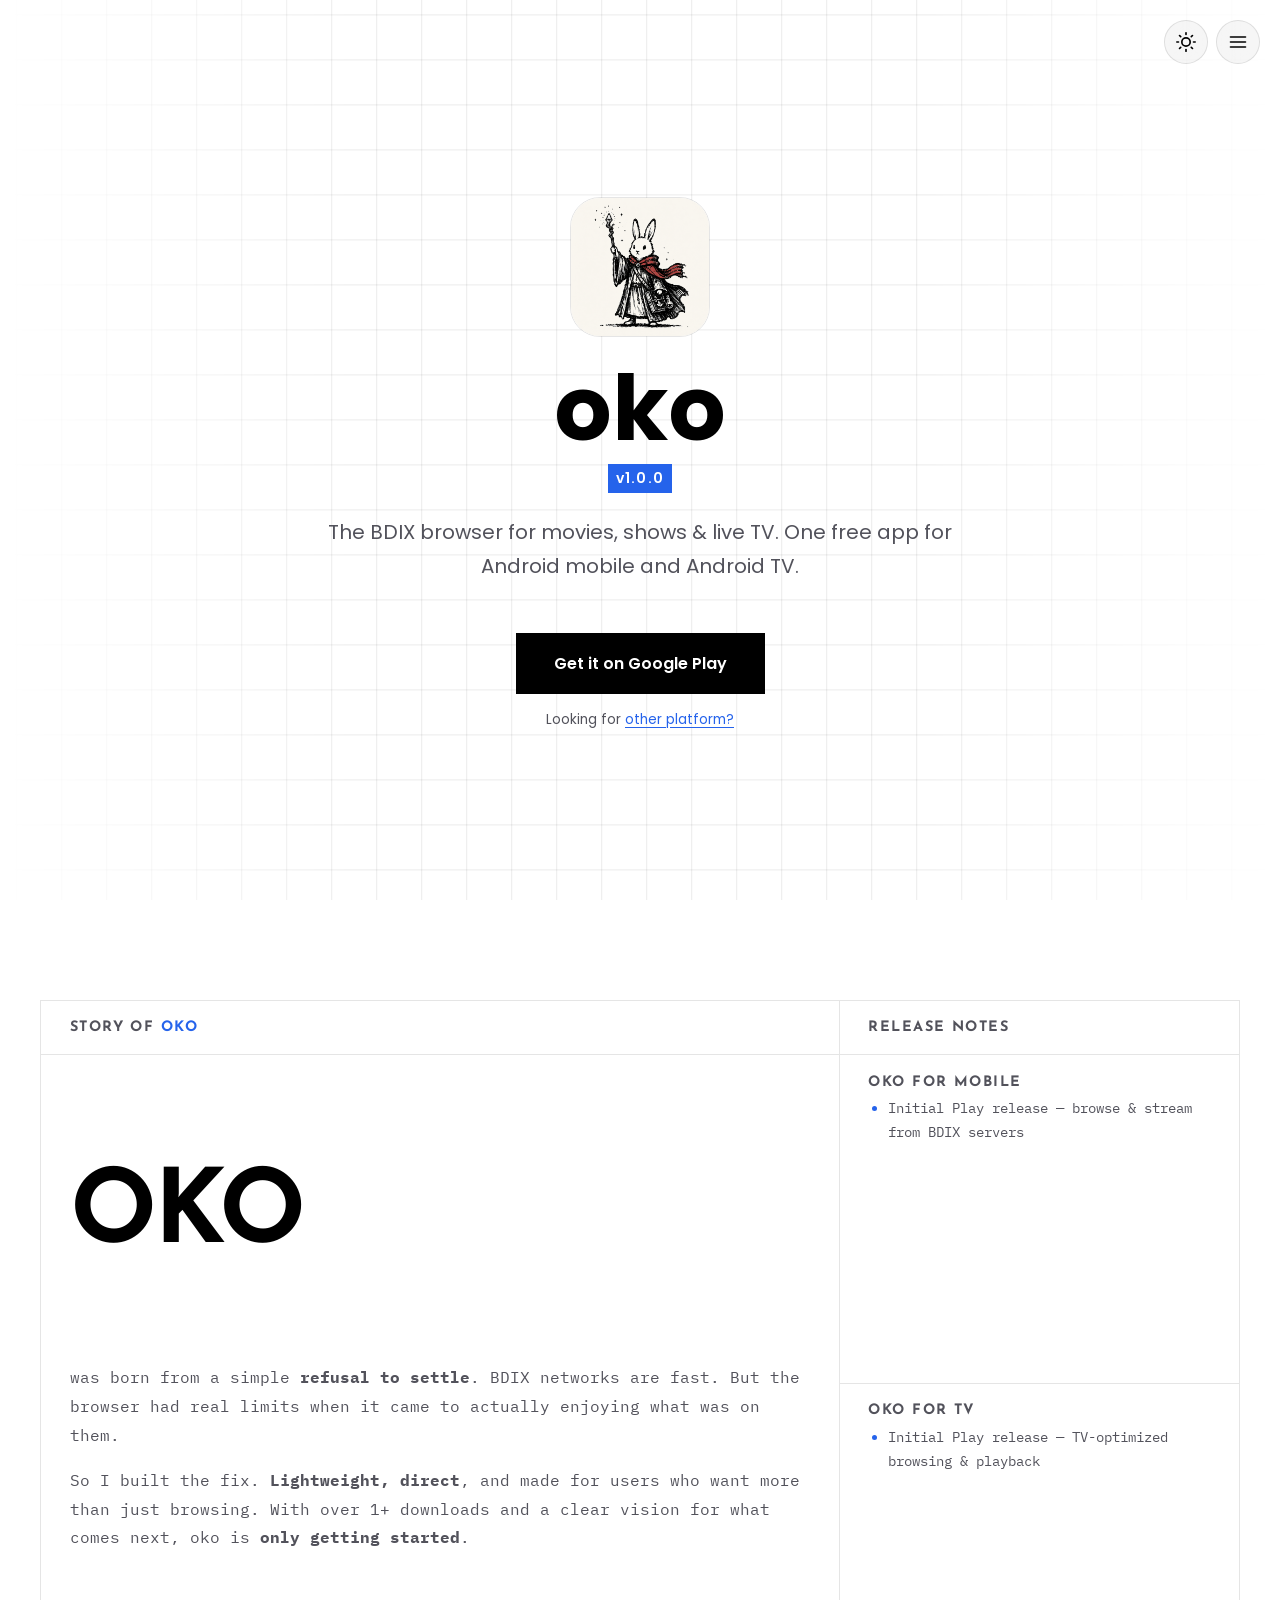
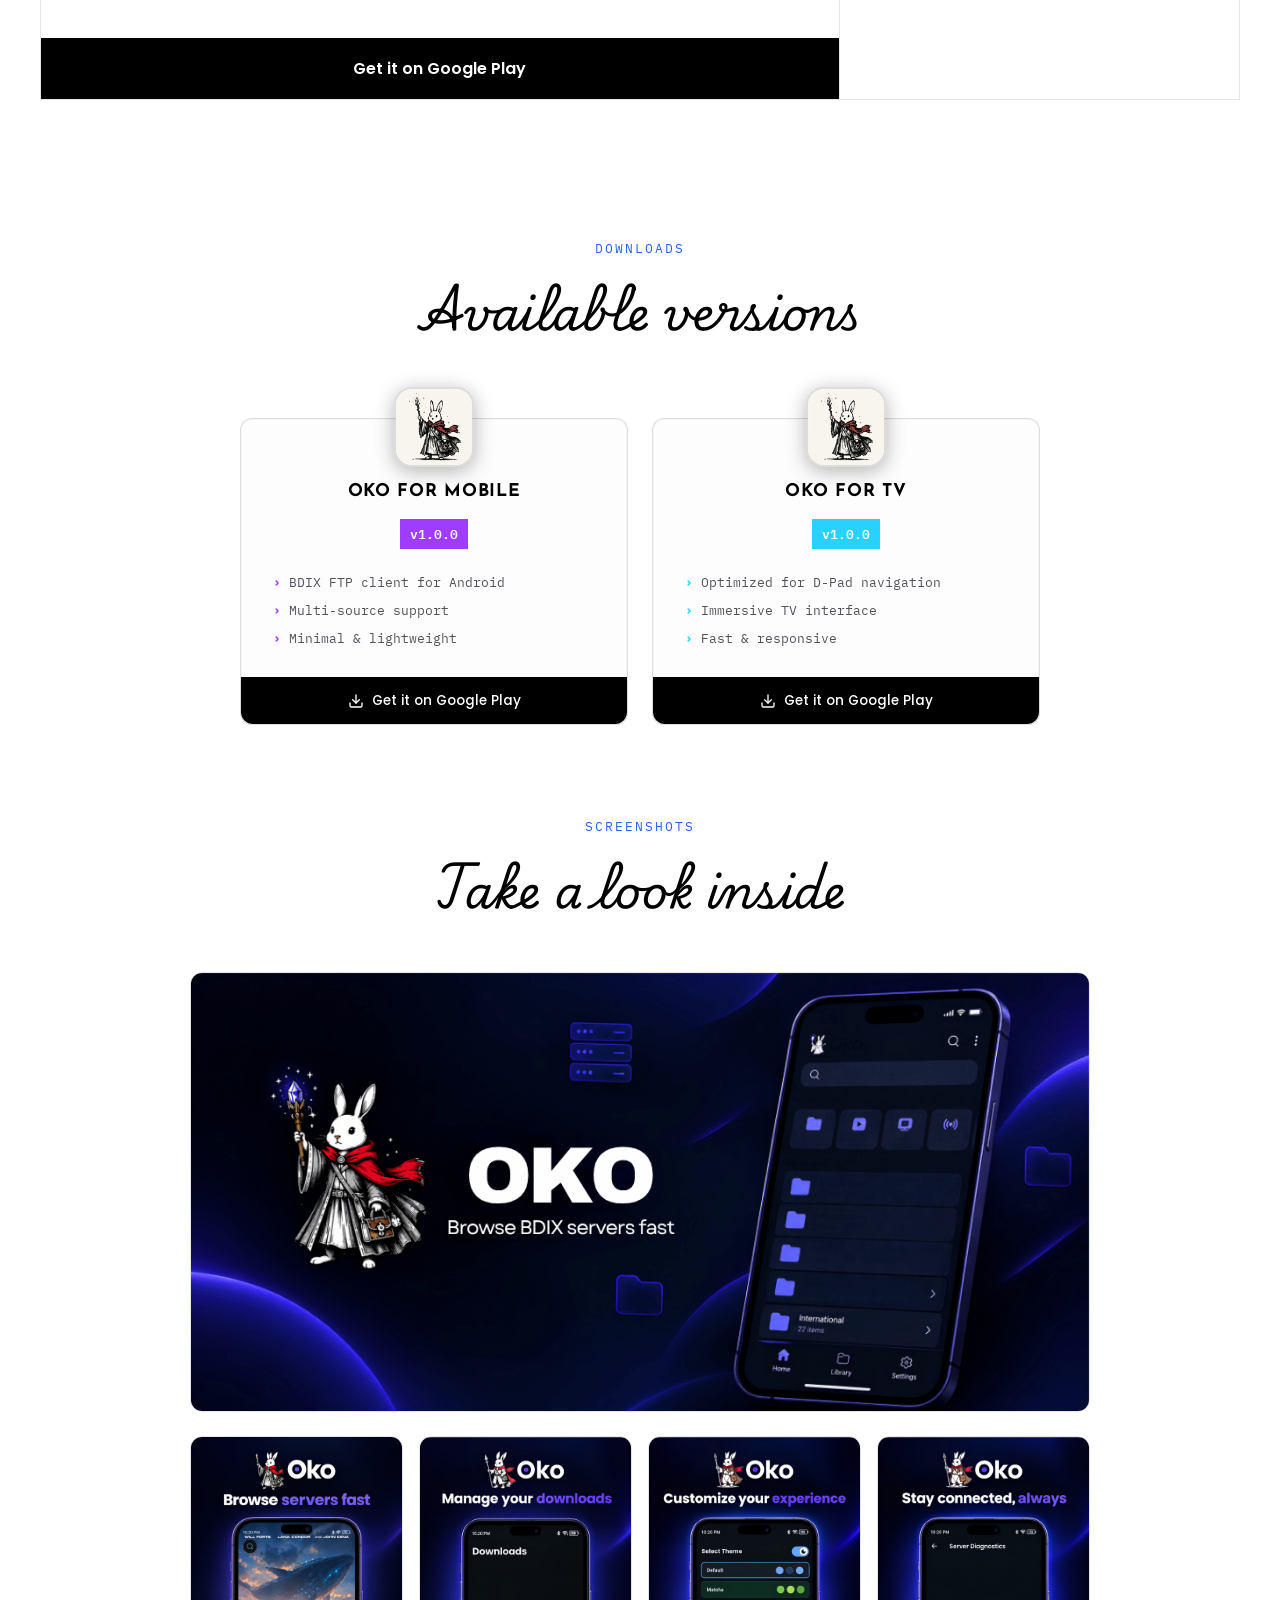
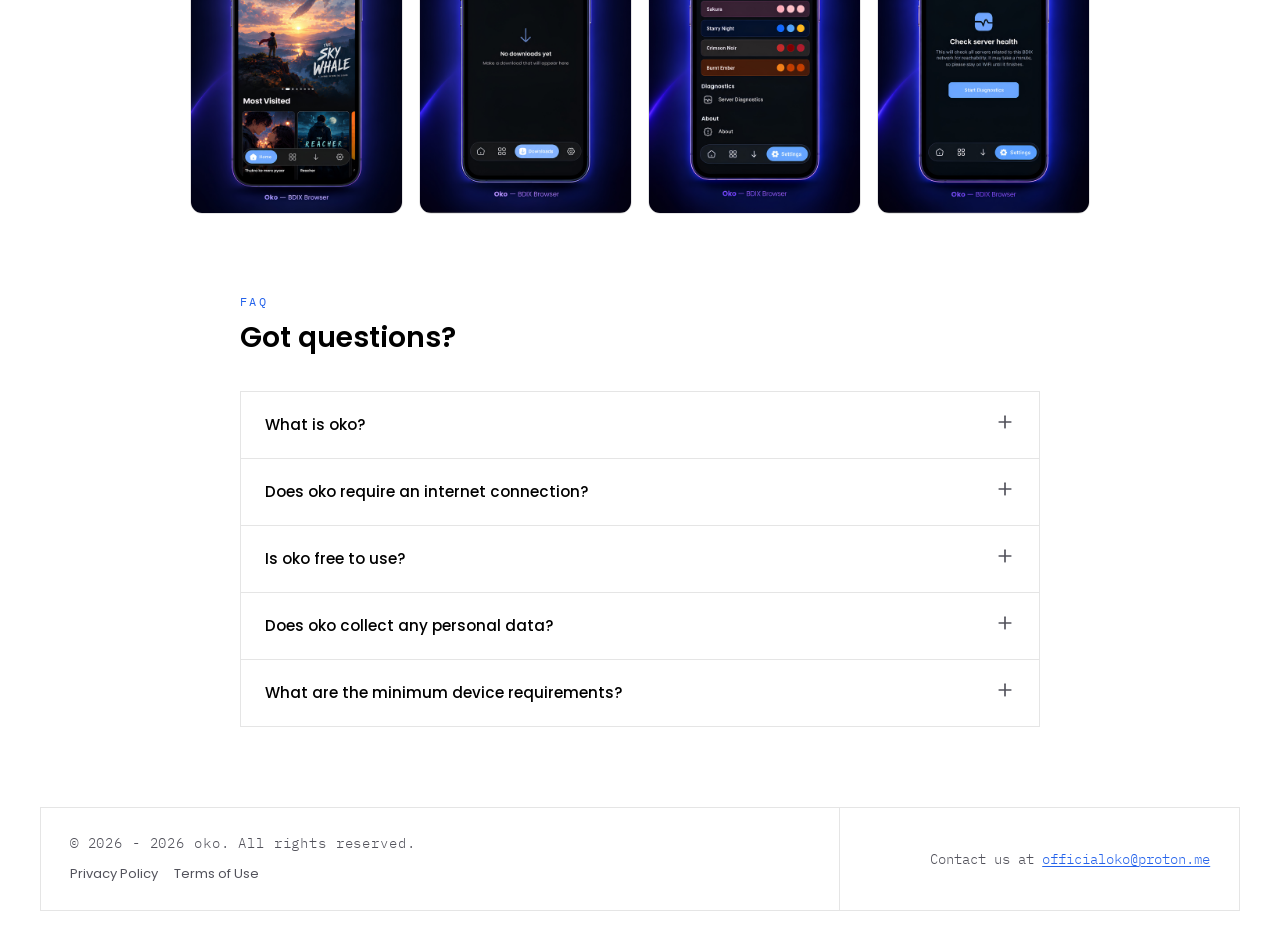
<file: index.html>
<!doctype html>
<html lang="en" data-theme="dark">
  <head>
    <meta charset="UTF-8" />
    <meta name="viewport" content="width=device-width, initial-scale=1.0" />
    <link rel="icon" type="image/png" href="assets/favicon.png" />
    <link rel="apple-touch-icon" href="assets/icon.png" />
    <meta name="theme-color" content="#000000" />
    <meta name="google-site-verification" content="google12e3b9adedd87db2" />

    <!-- Primary SEO -->
    <title>oko — BDIX Browser for Movies & Live TV | Free Android App</title>
    <meta
      name="description"
      content="oko is a free BDIX browser for Android — browse and stream movies, TV shows and live TV from BDIX FTP servers in Bangladesh. One app for mobile & Android TV."
    />
    <meta name="author" content="oko" />
    <meta name="robots" content="index, follow, max-image-preview:large" />
    <meta name="geo.region" content="BD" />
    <meta name="geo.placename" content="Bangladesh" />
    <link rel="canonical" href="https://mahidsec.github.io/oko/" />
    <link
      rel="alternate"
      hreflang="en"
      href="https://mahidsec.github.io/oko/"
    />
    <link
      rel="alternate"
      type="text/markdown"
      href="https://mahidsec.github.io/oko/llms.txt"
      title="LLM-friendly site description"
    />

    <!-- Open Graph -->
    <meta property="og:type" content="website" />
    <meta
      property="og:title"
      content="oko — BDIX Browser for Movies & Live TV"
    />
    <meta
      property="og:description"
      content="oko is a free BDIX browser for Android — browse and stream movies, TV shows and live TV from BDIX FTP servers. Mobile & Android TV."
    />
    <meta
      property="og:image"
      content="https://mahidsec.github.io/oko/assets/og.jpg"
    />
    <meta property="og:image:width" content="1200" />
    <meta property="og:image:height" content="630" />
    <meta property="og:url" content="https://mahidsec.github.io/oko/" />
    <meta property="og:site_name" content="oko" />
    <meta property="og:locale" content="en_US" />

    <!-- Twitter Card -->
    <meta name="twitter:card" content="summary_large_image" />
    <meta
      name="twitter:title"
      content="oko — BDIX Browser for Movies & Live TV"
    />
    <meta
      name="twitter:description"
      content="oko is a free BDIX browser for Android — browse and stream movies, TV shows and live TV from BDIX FTP servers. Mobile & Android TV."
    />
    <meta
      name="twitter:image"
      content="https://mahidsec.github.io/oko/assets/og.jpg"
    />

    <!-- Favicon & Fonts -->
    <link rel="preconnect" href="https://fonts.googleapis.com" />
    <link rel="preconnect" href="https://fonts.gstatic.com" crossorigin />
    <link rel="stylesheet" href="style.css" />

    <!-- JSON-LD: SoftwareApplication -->
    <script type="application/ld+json">
      {
        "@context": "https://schema.org",
        "@type": "SoftwareApplication",
        "name": "oko",
        "operatingSystem": "Android",
        "applicationCategory": "MultimediaApplication",
        "applicationId": "com.okoplayer.app",
        "softwareVersion": "1.0.0",
        "isAccessibleForFree": true,
        "description": "oko is a free BDIX browser for Android — browse and stream movies, TV shows and live TV from BDIX FTP servers in Bangladesh. Mobile & Android TV.",
        "offers": {
          "@type": "Offer",
          "price": "0",
          "priceCurrency": "USD"
        },
        "author": {
          "@type": "Organization",
          "name": "oko",
          "url": "https://mahidsec.github.io/oko/",
          "email": "officialoko@proton.me"
        },
        "screenshot": [
          "https://mahidsec.github.io/oko/assets/screen-1.png",
          "https://mahidsec.github.io/oko/assets/screen-2.png",
          "https://mahidsec.github.io/oko/assets/screen-3.png",
          "https://mahidsec.github.io/oko/assets/screen-4.png"
        ]
      }
    </script>

    <!-- JSON-LD: FAQPage -->
    <script type="application/ld+json">
      {
        "@context": "https://schema.org",
        "@type": "FAQPage",
        "mainEntity": [
          {
            "@type": "Question",
            "name": "What is oko?",
            "acceptedAnswer": {
              "@type": "Answer",
              "text": "oko is a free BDIX browser for Android — browse and stream content from BDIX FTP servers in Bangladesh, with a clean, fast interface."
            }
          },
          {
            "@type": "Question",
            "name": "Does oko require an internet connection?",
            "acceptedAnswer": {
              "@type": "Answer",
              "text": "oko works through local BDIX connections. You need to be connected to a supported BDIX network to access content."
            }
          },
          {
            "@type": "Question",
            "name": "Is oko free to use?",
            "acceptedAnswer": {
              "@type": "Answer",
              "text": "Yes, oko is free to use. It is supported by ads served through Google AdMob."
            }
          },
          {
            "@type": "Question",
            "name": "How do I update oko?",
            "acceptedAnswer": {
              "@type": "Answer",
              "text": "Download the latest version from the Google Play listing linked on this page and install it over your existing version."
            }
          },
          {
            "@type": "Question",
            "name": "Does oko collect any personal data?",
            "acceptedAnswer": {
              "@type": "Answer",
              "text": "oko requires no account. AdMob may collect device information and ad identifiers to serve ads. Watch history, settings and downloads stay on your device. See the privacy policy for details."
            }
          },
          {
            "@type": "Question",
            "name": "What are the minimum device requirements?",
            "acceptedAnswer": {
              "@type": "Answer",
              "text": "oko runs on Android 5.0 (Lollipop) and above, including Android TV, and is lightweight by design."
            }
          }
        ]
      }
    </script>

    <!-- JSON-LD: Organization -->
    <script type="application/ld+json">
      {
        "@context": "https://schema.org",
        "@type": "Organization",
        "name": "oko",
        "url": "https://mahidsec.github.io/oko/",
        "logo": "https://mahidsec.github.io/oko/assets/icon.png",
        "email": "officialoko@proton.me",
        "sameAs": ["mailto:officialoko@proton.me"]
      }
    </script>

    <!-- JSON-LD: WebSite -->
    <script type="application/ld+json">
      {
        "@context": "https://schema.org",
        "@type": "WebSite",
        "name": "oko",
        "url": "https://mahidsec.github.io/oko/"
      }
    </script>
  </head>
  <body>
    <!-- AI-readable summary (also serves as noscript fallback) -->
    <noscript>
      <section
        style="
          max-width: 720px;
          margin: 40px auto;
          padding: 0 24px;
          font-family: sans-serif;
          color: #ccc;
        "
      >
        <h1>oko — BDIX Browser</h1>
        <p>
          A free BDIX browser for Android mobile and Android TV.
          Browse and stream movies, shows &amp; live TV from BDIX FTP servers.
          Available on Android 5.0+ and Android TV 8+.
        </p>
        <p>
          <strong>Download:</strong>
          <a
            href="https://play.google.com/store/apps/details?id=com.okoplayer.app"
            >Google Play</a
          >
        </p>
      </section>
    </noscript>
    <div class="grid-bg"></div>

    <div class="legal-dropdown">
      <button
        class="legal-toggle"
        id="legalToggle"
        type="button"
        aria-label="Menu"
        aria-expanded="false"
      >
        <svg
          viewBox="0 0 24 24"
          width="20"
          height="20"
          fill="none"
          stroke="currentColor"
          stroke-width="2"
          stroke-linecap="round"
          stroke-linejoin="round"
        >
          <line x1="3" y1="6" x2="21" y2="6" />
          <line x1="3" y1="12" x2="21" y2="12" />
          <line x1="3" y1="18" x2="21" y2="18" />
        </svg>
      </button>
      <div class="legal-menu" id="legalMenu">
        <a href="#hero">Home</a>
        <a href="#story">About</a>
        <a href="#downloads-section">Downloads</a>
        <a href="#faq">FAQ</a>
        <div class="legal-menu-divider"></div>
        <a href="privacy-policy/">Privacy Policy</a>
        <a href="terms-of-use/">Terms of Use</a>
      </div>
    </div>

    <button
      class="theme-toggle"
      id="themeToggle"
      type="button"
      aria-label="Switch to light theme"
    >
      <span class="theme-icon theme-icon-dark" aria-hidden="true">
        <svg
          viewBox="0 0 24 24"
          width="20"
          height="20"
          fill="none"
          stroke="currentColor"
          stroke-width="2"
          stroke-linecap="round"
          stroke-linejoin="round"
        >
          <path d="M21 12.79A9 9 0 1 1 11.21 3 7 7 0 0 0 21 12.79z" />
        </svg>
      </span>
      <span class="theme-icon theme-icon-light" aria-hidden="true">
        <svg
          viewBox="0 0 24 24"
          width="20"
          height="20"
          fill="none"
          stroke="currentColor"
          stroke-width="2"
          stroke-linecap="round"
          stroke-linejoin="round"
        >
          <circle cx="12" cy="12" r="5" />
          <line x1="12" y1="1" x2="12" y2="3" />
          <line x1="12" y1="21" x2="12" y2="23" />
          <line x1="4.22" y1="4.22" x2="5.64" y2="5.64" />
          <line x1="18.36" y1="18.36" x2="19.78" y2="19.78" />
          <line x1="1" y1="12" x2="3" y2="12" />
          <line x1="21" y1="12" x2="23" y2="12" />
          <line x1="4.22" y1="19.78" x2="5.64" y2="18.36" />
          <line x1="18.36" y1="5.64" x2="19.78" y2="4.22" />
        </svg>
      </span>
    </button>

    <header class="hero" id="hero">
      <div class="hero-content hero-content--visible">
        <img src="assets/icon.png" alt="oko app icon" class="icon" width="140" height="140" fetchpriority="high" />

        <h1>oko</h1>

        <div class="version-title">
          <span id="version">v1.0.0</span>
        </div>

        <p class="subtitle" id="hero-subtitle">
          The BDIX browser for movies, shows &amp; live TV. One free app for
          Android mobile and Android TV.
        </p>

        <a class="download-btn" id="downloadBtn" href="https://play.google.com/store/apps/details?id=com.okoplayer.app" target="_blank" rel="noopener">
          <span>Get it on Google Play</span>
        </a>
        <p class="hero-alt-link">
          Looking for <a href="#downloads-section">other platform?</a>
        </p>
      </div>
    </header>

    <section class="download-page" id="story">
      <div class="page-grid">
        <div class="cell-label cell-story">
          <p class="story-title">
            Story of <span class="highlight-oko">oko</span>
          </p>
        </div>

        <div class="cell-heading">
          <h2 class="main-heading">oko</h2>
          <div class="download-story">
            <p>
              was born from a simple <strong>refusal to settle</strong>. BDIX
              networks are fast. But the browser had real limits when it came to
              actually enjoying what was on them.
            </p>
            <p>
              So I built the fix. <strong>Lightweight, direct</strong>, and made
              for users who want more than just browsing. With over
              <span id="downloads-story">1+</span> downloads and a clear vision
              for what comes next, oko is <strong>only getting started</strong>.
            </p>
          </div>
          <a class="download-btn" id="downloadBtnStory" href="https://play.google.com/store/apps/details?id=com.okoplayer.app" target="_blank" rel="noopener">
            <span>Get it on Google Play</span>
          </a>
        </div>
        <div class="release-note-title">
          <h3>Release Notes</h3>
        </div>

        <div class="release-notes">
          <div class="release-notes-platform">
            <span class="release-notes-label">Oko for Mobile</span>
            <ul id="notes-mobile" class="release-notes-list">
              <li>Initial Play release — browse &amp; stream from BDIX servers</li>
            </ul>
          </div>
          <div class="release-notes-platform">
            <span class="release-notes-label">Oko for TV</span>
            <ul id="notes-tv" class="release-notes-list">
              <li>Initial Play release — TV-optimized browsing &amp; playback</li>
            </ul>
          </div>
        </div>
      </div>
    </section>


    <section class="versions-section" id="downloads-section">
      <div class="versions-container">
        <div class="versions-header">
          <p class="versions-label">Downloads</p>
          <h2 class="versions-title">Available versions</h2>
        </div>
        <div class="versions-grid">
          <div class="version-card" id="card-mobile">
            <span class="version-card__glow"></span>
            <img
              class="version-card__icon"
              src="assets/icon.png"
              alt="oko Mobile icon"
              width="80"
              height="80"
              loading="lazy"
            />
            <h3 class="version-card__platform">oko for Mobile</h3>
            <p class="version-card__version" id="mobile-version">v1.0.0</p>

            <ul class="version-card__features">
              <li>BDIX FTP client for Android</li>
              <li>Multi-source support</li>
              <li>Minimal &amp; lightweight</li>
            </ul>
            <a
              class="version-card__download"
              id="mobile-download"
              href="https://play.google.com/store/apps/details?id=com.okoplayer.app"
              target="_blank"
              rel="noopener"
            >
              <svg
                viewBox="0 0 24 24"
                width="16"
                height="16"
                fill="none"
                stroke="currentColor"
                stroke-width="2"
                stroke-linecap="round"
                stroke-linejoin="round"
              >
                <path d="M21 15v4a2 2 0 0 1-2 2H5a2 2 0 0 1-2-2v-4" />
                <polyline points="7 10 12 15 17 10" />
                <line x1="12" y1="15" x2="12" y2="3" />
              </svg>
              <span>Get it on Google Play</span>
            </a>
          </div>

          <div class="version-card" id="card-tv">
            <span class="version-card__glow"></span>
            <img
              class="version-card__icon"
              src="assets/icon.png"
              alt="oko TV icon"
              width="80"
              height="80"
              loading="lazy"
            />
            <h3 class="version-card__platform">oko for TV</h3>
            <p class="version-card__version" id="tv-version">v1.0.0</p>

            <ul class="version-card__features">
              <li>Optimized for D-Pad navigation</li>
              <li>Immersive TV interface</li>
              <li>Fast &amp; responsive</li>
            </ul>
            <a
              class="version-card__download"
              id="tv-download"
              href="https://play.google.com/store/apps/details?id=com.okoplayer.app"
              target="_blank"
              rel="noopener"
            >
              <svg
                viewBox="0 0 24 24"
                width="16"
                height="16"
                fill="none"
                stroke="currentColor"
                stroke-width="2"
                stroke-linecap="round"
                stroke-linejoin="round"
              >
                <path d="M21 15v4a2 2 0 0 1-2 2H5a2 2 0 0 1-2-2v-4" />
                <polyline points="7 10 12 15 17 10" />
                <line x1="12" y1="15" x2="12" y2="3" />
              </svg>
              <span>Get it on Google Play</span>
            </a>
          </div>
        </div>
      </div>
    </section>

    <section class="shots-section" id="screenshots">
      <div class="shots-container">
        <div class="shots-header">
          <p class="shots-label">Screenshots</p>
          <h2 class="shots-title">Take a look inside</h2>
        </div>
        <img
          class="shots-feature"
          src="assets/feature-graphic.png"
          alt="oko feature graphic"
          loading="lazy"
        />
        <div class="shots-grid">
          <img src="assets/screen-1.png" alt="oko app home screen" loading="lazy" width="540" height="960" />
          <img src="assets/screen-2.png" alt="oko app browse screen" loading="lazy" width="540" height="960" />
          <img src="assets/screen-3.png" alt="oko app details screen" loading="lazy" width="540" height="960" />
          <img src="assets/screen-4.png" alt="oko app player screen" loading="lazy" width="540" height="960" />
        </div>
      </div>
    </section>

    <section class="faq-section" id="faq">
      <div class="faq-container">
        <div class="faq-header">
          <p class="faq-label">FAQ</p>
          <h2 class="faq-title">Got questions?</h2>
        </div>
        <div class="faq-list">
          <details class="faq-item">
            <summary class="faq-question">
              <span>What is oko?</span>
              <span class="faq-icon" aria-hidden="true">
                <svg
                  viewBox="0 0 24 24"
                  width="20"
                  height="20"
                  fill="none"
                  stroke="currentColor"
                  stroke-width="2"
                  stroke-linecap="round"
                  stroke-linejoin="round"
                >
                  <line x1="12" y1="5" x2="12" y2="19" />
                  <line x1="5" y1="12" x2="19" y2="12" />
                </svg>
              </span>
            </summary>
            <div class="faq-answer">
              <p>
                oko is a free BDIX browser for Android — browse and stream
                content from BDIX FTP servers in Bangladesh, with a clean, fast
                interface on mobile and Android TV.
              </p>
            </div>
          </details>

          <details class="faq-item">
            <summary class="faq-question">
              <span>Does oko require an internet connection?</span>
              <span class="faq-icon" aria-hidden="true">
                <svg
                  viewBox="0 0 24 24"
                  width="20"
                  height="20"
                  fill="none"
                  stroke="currentColor"
                  stroke-width="2"
                  stroke-linecap="round"
                  stroke-linejoin="round"
                >
                  <line x1="12" y1="5" x2="12" y2="19" />
                  <line x1="5" y1="12" x2="19" y2="12" />
                </svg>
              </span>
            </summary>
            <div class="faq-answer">
              <p>
                oko works through local BDIX connections. You need to be
                connected to a supported BDIX network to access content.
              </p>
            </div>
          </details>

          <details class="faq-item">
            <summary class="faq-question">
              <span>Is oko free to use?</span>
              <span class="faq-icon" aria-hidden="true">
                <svg
                  viewBox="0 0 24 24"
                  width="20"
                  height="20"
                  fill="none"
                  stroke="currentColor"
                  stroke-width="2"
                  stroke-linecap="round"
                  stroke-linejoin="round"
                >
                  <line x1="12" y1="5" x2="12" y2="19" />
                  <line x1="5" y1="12" x2="19" y2="12" />
                </svg>
              </span>
            </summary>
            <div class="faq-answer">
              <p>
                Yes, oko is free to use. It is supported by ads served through
                Google AdMob. Get it on
                <a href="https://play.google.com/store/apps/details?id=com.okoplayer.app" target="_blank" rel="noopener">Google Play</a>.
              </p>
            </div>
          </details>

          <details class="faq-item">
            <summary class="faq-question">
              <span>Does oko collect any personal data?</span>
              <span class="faq-icon" aria-hidden="true">
                <svg
                  viewBox="0 0 24 24"
                  width="20"
                  height="20"
                  fill="none"
                  stroke="currentColor"
                  stroke-width="2"
                  stroke-linecap="round"
                  stroke-linejoin="round"
                >
                  <line x1="12" y1="5" x2="12" y2="19" />
                  <line x1="5" y1="12" x2="19" y2="12" />
                </svg>
              </span>
            </summary>
            <div class="faq-answer">
              <p>
                oko requires no account. Google AdMob may collect device
                information and ad identifiers to serve ads. Watch history,
                settings and downloads stay on your device. See the
                <a href="privacy-policy/">privacy policy</a> for details.
              </p>
            </div>
          </details>

          <details class="faq-item">
            <summary class="faq-question">
              <span>What are the minimum device requirements?</span>
              <span class="faq-icon" aria-hidden="true">
                <svg
                  viewBox="0 0 24 24"
                  width="20"
                  height="20"
                  fill="none"
                  stroke="currentColor"
                  stroke-width="2"
                  stroke-linecap="round"
                  stroke-linejoin="round"
                >
                  <line x1="12" y1="5" x2="12" y2="19" />
                  <line x1="5" y1="12" x2="19" y2="12" />
                </svg>
              </span>
            </summary>
            <div class="faq-answer">
              <p>
                oko runs on Android 5.0 (Lollipop) and above, including Android
                TV. It is lightweight by design and performs well across a wide
                range of hardware.
              </p>
            </div>
          </details>
        </div>
      </div>
    </section>

    <footer class="footer-section">
      <div class="footer-grid">
        <div class="footer-content">
          <p class="footer-copyright">
            &copy; 2026 - <span id="current-year">2026</span> oko. All rights
            reserved.
          </p>
          <div class="footer-links">
            <a href="privacy-policy/">Privacy Policy</a>
            <a href="terms-of-use/">Terms of Use</a>
          </div>
        </div>
        <div class="footer-year-cell">
          <p class="footer-attribution">
            Contact us at
            <a
              href="mailto:officialoko@proton.me"
              target="_blank"
              rel="noopener"
              >officialoko@proton.me</a
            >
          </p>
        </div>
      </div>
    </footer>

    <script src="script.js"></script>
  </body>
</html>
</file>
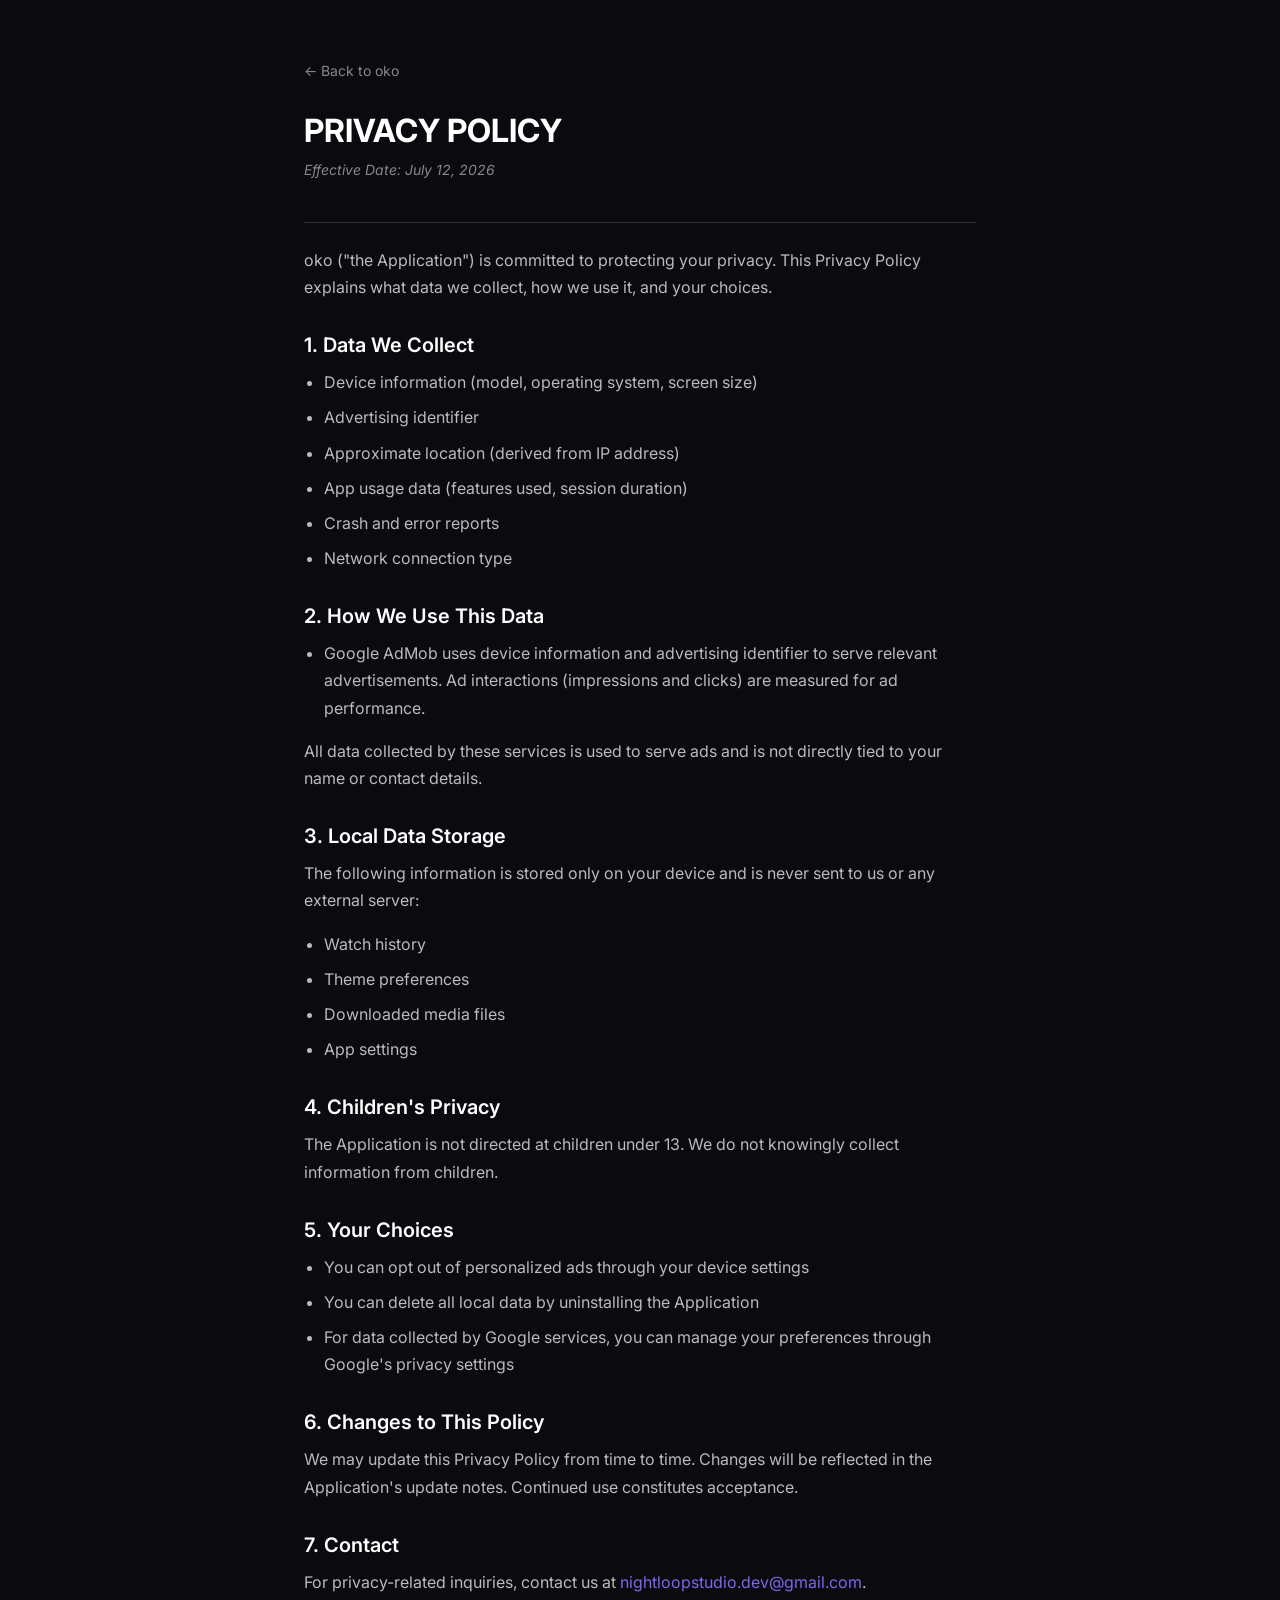
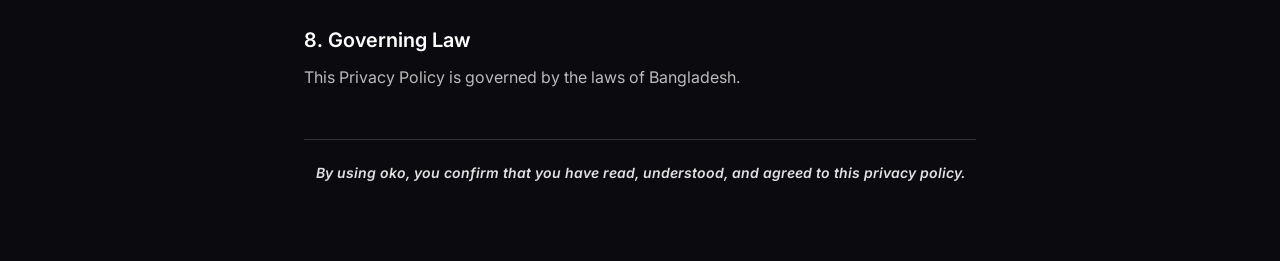
<file: privacy-policy/index.html>
<!DOCTYPE html>
<html lang="en">
<head>
  <meta charset="UTF-8" />
  <meta name="viewport" content="width=device-width, initial-scale=1.0" />
  <title>Privacy Policy — oko BDIX Browser</title>
  <meta name="description" content="Privacy policy for oko, the free BDIX browser for Android. How AdMob ads data and on-device data are handled." />
  <meta name="robots" content="index, follow" />
  <link rel="canonical" href="https://mahidsec.github.io/oko/privacy-policy/" />
  <meta property="og:type" content="website" />
  <meta property="og:title" content="Privacy Policy — oko" />
  <meta property="og:description" content="How oko handles ad data and on-device data." />
  <meta property="og:url" content="https://mahidsec.github.io/oko/privacy-policy/" />
  <style>
    @import url("https://fonts.googleapis.com/css2?family=Inter:wght@400;500;600;700&display=swap");
    * { margin: 0; padding: 0; box-sizing: border-box; }
    body { font-family: 'Inter', sans-serif; background: #0a0a0f; color: #e0e0e0; min-height: 100vh; }
    .container { max-width: 720px; margin: 0 auto; padding: 60px 24px 80px; }
    h1 { font-size: 2rem; font-weight: 700; margin-bottom: 8px; color: #fff; }
    .updated { color: #888; font-size: 0.875rem; margin-bottom: 40px; font-style: italic; }
    h2 { font-size: 1.25rem; font-weight: 600; margin: 32px 0 12px; color: #fff; }
    p, ul { line-height: 1.7; margin-bottom: 16px; color: #bbb; }
    ul { padding-left: 20px; }
    li { margin-bottom: 8px; }
    a { color: #7b68ee; text-decoration: none; }
    a:hover { text-decoration: underline; }
    .back { display: inline-flex; align-items: center; gap: 6px; margin-bottom: 32px; color: #888; font-size: 0.875rem; transition: color 0.2s; }
    .back:hover { color: #7b68ee; text-decoration: none; }
    .disclaimer { text-align: center; font-style: italic; font-weight: 600; font-size: 0.875rem; margin-top: 48px; padding-top: 24px; border-top: 1px solid #333; }
  </style>
</head>
<body>
  <div class="container">
    <a href="../" class="back">← Back to oko</a>

    <h1>PRIVACY POLICY</h1>
    <p class="updated">Effective Date: July 12, 2026</p>
    
    <hr style="border: 0; border-top: 1px solid #333; margin: 24px 0;" />

    <p>oko ("the Application") is committed to protecting your privacy. This Privacy Policy explains what data we collect, how we use it, and your choices.</p>

    <h2>1. Data We Collect</h2>
    <ul>
      <li>Device information (model, operating system, screen size)</li>
      <li>Advertising identifier</li>
      <li>Approximate location (derived from IP address)</li>
      <li>App usage data (features used, session duration)</li>
      <li>Crash and error reports</li>
      <li>Network connection type</li>
    </ul>
    <h2>2. How We Use This Data</h2>
    <ul>
      <li>Google AdMob uses device information and advertising identifier to serve relevant advertisements. Ad interactions (impressions and clicks) are measured for ad performance.</li>
    </ul>
    <p>All data collected by these services is used to serve ads and is not directly tied to your name or contact details.</p>

    <h2>3. Local Data Storage</h2>
    <p>The following information is stored only on your device and is never sent to us or any external server:</p>
    <ul>
      <li>Watch history</li>
      <li>Theme preferences</li>
      <li>Downloaded media files</li>
      <li>App settings</li>
    </ul>

    <h2>4. Children's Privacy</h2>
    <p>The Application is not directed at children under 13. We do not knowingly collect information from children.</p>

    <h2>5. Your Choices</h2>
    <ul>
      <li>You can opt out of personalized ads through your device settings</li>
      <li>You can delete all local data by uninstalling the Application</li>
      <li>For data collected by Google services, you can manage your preferences through Google's privacy settings</li>
    </ul>

    <h2>6. Changes to This Policy</h2>
    <p>We may update this Privacy Policy from time to time. Changes will be reflected in the Application's update notes. Continued use constitutes acceptance.</p>

    <h2>7. Contact</h2>
    <p>For privacy-related inquiries, contact us at <a href="mailto:officialoko@proton.me">nightloopstudio.dev@gmail.com</a>.</p>

    <h2>8. Governing Law</h2>
    <p>This Privacy Policy is governed by the laws of Bangladesh.</p>

    <div class="disclaimer">
      By using oko, you confirm that you have read, understood, and agreed to this privacy policy.
    </div>
  </div>
</body>
</html>
</file>
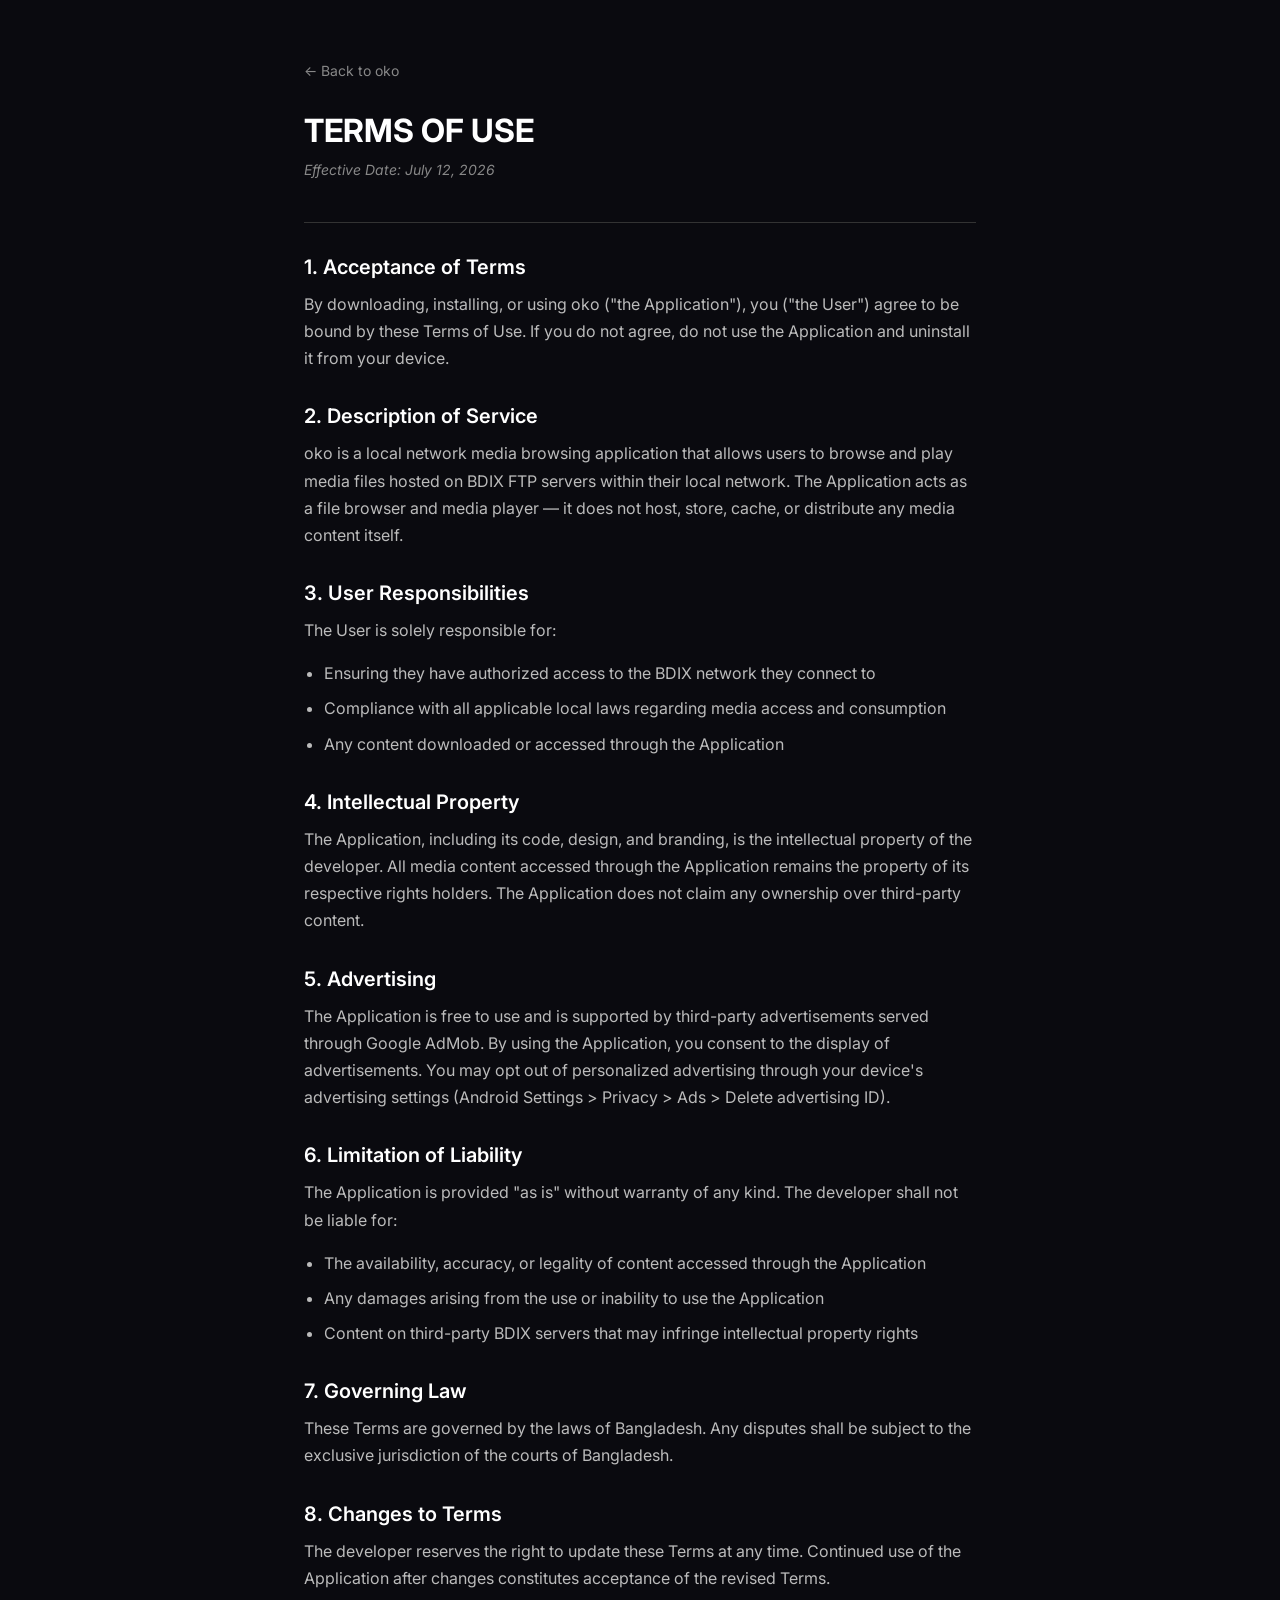
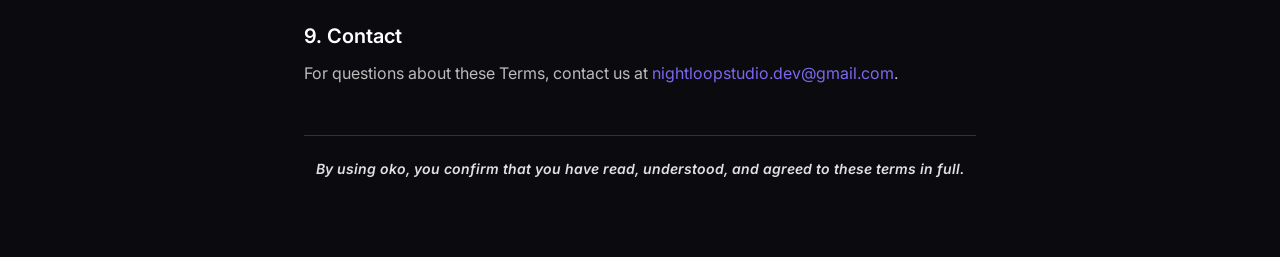
<file: terms-of-use/index.html>
<!DOCTYPE html>
<html lang="en">
<head>
  <meta charset="UTF-8" />
  <meta name="viewport" content="width=device-width, initial-scale=1.0" />
  <title>Terms of Use — oko BDIX Browser</title>
  <meta name="description" content="Terms of use for oko, the free BDIX browser for Android. User responsibilities, content disclaimer and governing law." />
  <meta name="robots" content="index, follow" />
  <link rel="canonical" href="https://mahidsec.github.io/oko/terms-of-use/" />
  <meta property="og:type" content="website" />
  <meta property="og:title" content="Terms of Use — oko" />
  <meta property="og:description" content="Terms of use for the oko BDIX browser app." />
  <meta property="og:url" content="https://mahidsec.github.io/oko/terms-of-use/" />
  <style>
    @import url("https://fonts.googleapis.com/css2?family=Inter:wght@400;500;600;700&display=swap");
    * { margin: 0; padding: 0; box-sizing: border-box; }
    body { font-family: 'Inter', sans-serif; background: #0a0a0f; color: #e0e0e0; min-height: 100vh; }
    .container { max-width: 720px; margin: 0 auto; padding: 60px 24px 80px; }
    h1 { font-size: 2rem; font-weight: 700; margin-bottom: 8px; color: #fff; }
    .updated { color: #888; font-size: 0.875rem; margin-bottom: 40px; font-style: italic; }
    h2 { font-size: 1.25rem; font-weight: 600; margin: 32px 0 12px; color: #fff; }
    p, ul { line-height: 1.7; margin-bottom: 16px; color: #bbb; }
    ul { padding-left: 20px; }
    li { margin-bottom: 8px; }
    a { color: #7b68ee; text-decoration: none; }
    a:hover { text-decoration: underline; }
    .back { display: inline-flex; align-items: center; gap: 6px; margin-bottom: 32px; color: #888; font-size: 0.875rem; transition: color 0.2s; }
    .back:hover { color: #7b68ee; text-decoration: none; }
    .disclaimer { text-align: center; font-style: italic; font-weight: 600; font-size: 0.875rem; margin-top: 48px; padding-top: 24px; border-top: 1px solid #333; }
  </style>
</head>
<body>
  <div class="container">
    <a href="../" class="back">← Back to oko</a>

    <h1>TERMS OF USE</h1>
    <p class="updated">Effective Date: July 12, 2026</p>

    <hr style="border: 0; border-top: 1px solid #333; margin: 24px 0;" />

    <h2>1. Acceptance of Terms</h2>
    <p>By downloading, installing, or using oko ("the Application"), you ("the User") agree to be bound by these Terms of Use. If you do not agree, do not use the Application and uninstall it from your device.</p>

    <h2>2. Description of Service</h2>
    <p>oko is a local network media browsing application that allows users to browse and play media files hosted on BDIX FTP servers within their local network. The Application acts as a file browser and media player — it does not host, store, cache, or distribute any media content itself.</p>

    <h2>3. User Responsibilities</h2>
    <p>The User is solely responsible for:</p>
    <ul>
      <li>Ensuring they have authorized access to the BDIX network they connect to</li>
      <li>Compliance with all applicable local laws regarding media access and consumption</li>
      <li>Any content downloaded or accessed through the Application</li>
    </ul>

    <h2>4. Intellectual Property</h2>
    <p>The Application, including its code, design, and branding, is the intellectual property of the developer. All media content accessed through the Application remains the property of its respective rights holders. The Application does not claim any ownership over third-party content.</p>

    <h2>5. Advertising</h2>
    <p>The Application is free to use and is supported by third-party advertisements served through Google AdMob. By using the Application, you consent to the display of advertisements. You may opt out of personalized advertising through your device's advertising settings (Android Settings &gt; Privacy &gt; Ads &gt; Delete advertising ID).</p>

    <h2>6. Limitation of Liability</h2>
    <p>The Application is provided "as is" without warranty of any kind. The developer shall not be liable for:</p>
    <ul>
      <li>The availability, accuracy, or legality of content accessed through the Application</li>
      <li>Any damages arising from the use or inability to use the Application</li>
      <li>Content on third-party BDIX servers that may infringe intellectual property rights</li>
    </ul>

    <h2>7. Governing Law</h2>
    <p>These Terms are governed by the laws of Bangladesh. Any disputes shall be subject to the exclusive jurisdiction of the courts of Bangladesh.</p>

    <h2>8. Changes to Terms</h2>
    <p>The developer reserves the right to update these Terms at any time. Continued use of the Application after changes constitutes acceptance of the revised Terms.</p>

    <h2>9. Contact</h2>
    <p>For questions about these Terms, contact us at <a href="mailto:officialoko@proton.me">nightloopstudio.dev@gmail.com</a>.</p>

    <div class="disclaimer">
      By using oko, you confirm that you have read, understood, and agreed to these terms in full.
    </div>
  </div>
</body>
</html>
</file>
<file: style.css>
@import url("https://fonts.googleapis.com/css2?family=Poppins:ital,wght@0,100;0,200;0,300;0,400;0,500;0,600;0,700;0,800;0,900;1,100;1,200;1,300;1,400;1,500;1,600;1,700;1,800;1,900&display=swap");
@import url("https://fonts.googleapis.com/css2?family=Playwrite+IN:wght@100..400&display=swap");
@import url("https://fonts.googleapis.com/css2?family=Josefin+Sans:wght@300;400;700&family=IBM+Plex+Mono:wght@300;400&display=swap");

html {
  scroll-behavior: smooth;
}

* {
  box-sizing: border-box;
}

:root {
  color-scheme: dark;
  --bg: #000;
  --text: #fff;
  --muted: #a1a1aa;
  --panel: rgba(255, 255, 255, 0.05);
  --panel-border: rgba(255, 255, 255, 0.1);
  --panel-inner: rgba(10, 10, 10, 0.78);
  --card-glow: #6cc0e5;
  --button-border: #facc15;
  --button-bg: #fff;
  --button-text: #000;
  --grid-line: rgba(255, 255, 255, 0.08);
  --icon-shadow: rgba(255, 255, 255, 0.15);
  --disabled-bg: #3f3f46;
}

.legal-dropdown {
  position: fixed;
  top: 20px;
  right: 20px;
  z-index: 10;
}

.legal-toggle {
  width: 44px;
  height: 44px;
  display: grid;
  place-items: center;
  color: var(--text);
  background: var(--panel);
  border: 1px solid var(--panel-border);
  border-radius: 50%;
  backdrop-filter: blur(20px);
  cursor: pointer;
  transition: background 0.25s ease, border-color 0.25s ease, color 0.25s ease, transform 0.2s ease;
}

.legal-toggle:hover {
  transform: translateY(-1px);
}

.legal-toggle svg {
  display: block;
  stroke: currentColor;
}

.legal-menu {
  position: absolute;
  top: 52px;
  right: 0;
  background: var(--panel-inner);
  border: 1px solid var(--panel-border);
  border-radius: 12px;
  backdrop-filter: blur(20px);
  padding: 6px;
  min-width: 160px;
  display: flex;
  flex-direction: column;
  gap: 2px;
  opacity: 0;
  visibility: hidden;
  transform: translateY(-4px);
  transition: opacity 0.2s ease, visibility 0.2s ease, transform 0.2s ease;
}

.legal-menu a {
  color: var(--muted);
  text-decoration: none;
  font-size: 13px;
  padding: 8px 12px;
  border-radius: 8px;
  white-space: nowrap;
  transition: color 0.2s ease, background 0.2s ease;
}

.legal-menu a:hover {
  color: var(--text);
  background: var(--panel);
}

.legal-menu.is-open {
  opacity: 1;
  visibility: visible;
  transform: translateY(0);
}

.legal-menu.is-open {
  opacity: 1;
  visibility: visible;
  transform: translateY(0);
}

.legal-menu-divider {
  height: 1px;
  background: var(--panel-border);
  margin: 4px 6px;
}

.footer-links {
  display: flex;
  gap: 16px;
  margin-top: 12px;
}

.footer-links a {
  color: var(--muted);
  text-decoration: none;
  font-size: 13px;
  transition: color 0.2s ease;
}

.footer-links a:hover {
  color: var(--text);
  text-decoration: underline;
}

:root[data-theme="light"] {
  color-scheme: light;
  --bg: #fff;
  --text: #000;
  --muted: #52525b;
  --panel: rgba(0, 0, 0, 0.035);
  --panel-border: rgba(0, 0, 0, 0.1);
  --panel-inner: rgba(255, 255, 255, 0.82);
  --card-glow: #2563eb;
  --button-border: #ef4444;
  --button-bg: #000;
  --button-text: #fff;
  --grid-line: rgba(0, 0, 0, 0.08);
  --icon-shadow: rgba(0, 0, 0, 0.14);
  --disabled-bg: #e4e4e7;
}

body {
  margin: 0;
  color: var(--text);
  background: var(--bg);
  font-family: "Poppins", system-ui, sans-serif;
  overflow-x: hidden;
  transition:
    background 0.25s ease,
    color 0.25s ease;
}

strong,
b {
  font-weight: 700;
  -webkit-font-smoothing: antialiased;
}

.grid-bg {
  --grid-size: 45px;
  position: absolute;
  top: 0;
  left: 0;
  right: 0;
  height: 100vh;
  z-index: 0;
  pointer-events: none;
  background:
    linear-gradient(
        90deg,
        var(--grid-line) 1px,
        transparent 1px var(--grid-size)
      )
      calc(var(--grid-size) * 0.36) 50% / var(--grid-size) var(--grid-size),
    linear-gradient(var(--grid-line) 1px, transparent 1px var(--grid-size)) 0
      calc(var(--grid-size) * 0.32) / var(--grid-size) var(--grid-size);
  mask: linear-gradient(
    90deg,
    transparent 0%,
    #000 28%,
    #000 72%,
    transparent 100%
  );
  -webkit-mask: linear-gradient(
    90deg,
    transparent 0%,
    #000 28%,
    #000 72%,
    transparent 100%
  );
}

.theme-toggle {
  position: fixed;
  top: 20px;
  right: 72px;
  width: 44px;
  height: 44px;
  display: grid;
  place-items: center;
  color: var(--text);
  background: var(--panel);
  border: 1px solid var(--panel-border);
  border-radius: 50%;
  backdrop-filter: blur(20px);
  cursor: pointer;
  z-index: 10;
  transition:
    background 0.25s ease,
    border-color 0.25s ease,
    color 0.25s ease,
    transform 0.2s ease;
}

.theme-toggle:hover {
  transform: translateY(-1px);
}

.theme-icon {
  grid-area: 1 / 1;
  font-size: 20px;
  line-height: 1.2;
  display: flex;
  align-items: center;
  justify-content: center;
  transition:
    opacity 0.2s ease,
    transform 0.2s ease;
}

.theme-icon svg {
  display: block;
  stroke: currentColor;
}

.theme-icon-light,
:root[data-theme="light"] .theme-icon-dark {
  opacity: 0;
  transform: scale(0.6) rotate(-30deg);
}

:root[data-theme="light"] .theme-icon-light {
  opacity: 1;
  transform: scale(1) rotate(0deg);
}

.hero {
  position: relative;
  z-index: 1;
  min-height: 100vh;
  display: flex;
  justify-content: center;
  align-items: center;
  padding: 96px 20px 56px;
}

.hero-content {
  position: relative;
  z-index: 1;
  width: 100%;
  max-width: 850px;
  text-align: center;
  opacity: 0;
  transition: opacity 0.3s ease;
}

.icon {
  width: 140px;
  max-width: 34vw;
  border-radius: 30px;
  border: 1px solid var(--panel-border);
}

.badge {
  display: inline-block;
  margin-top: 30px;
  padding: 10px 18px;
  border: 1px solid var(--panel-border);
  background: var(--panel);
  border-radius: 999px;
}

h1 {
  font-size: 90px;
  margin: 20px 0 10px;
  letter-spacing: 0;
  line-height: 1;
}

.version-title {
  color: var(--muted);
  font-size: 14px;
  font-weight: 500;
  letter-spacing: 0.08em;
  margin-bottom: 22px;
}

#version {
  background: var(--card-glow);
  color: var(--bg);
  padding: 4px 8px;
  display: inline-block;
  font-weight: 600;
}

.subtitle {
  max-width: 650px;
  margin: auto;
  color: var(--muted);
  font-size: 20px;
  line-height: 1.7;
}

.stats {
  margin-top: 60px;
  display: flex;
  gap: 20px;
  justify-content: center;
  flex-wrap: wrap;
}

.card {
  --clr: var(--card-glow);
  width: min(230px, 100%);
  padding: 26px;
}

.label {
  color: var(--muted);
  font-size: 13px;
  font-weight: 600;
  letter-spacing: 0.08em;
  margin-bottom: 14px;
  text-transform: uppercase;
}

.downloads-card {
  display: flex;
  align-items: center;
  gap: 16px;
  text-align: left;
}

.downloads-icon {
  width: 46px;
  height: 46px;
  display: grid;
  flex: 0 0 auto;
  place-items: center;
  color: var(--text);
  background: var(--panel);
  border: 1px solid var(--panel-border);
  border-radius: 10px;
}

.downloads-icon svg {
  width: 23px;
  height: 23px;
  fill: none;
  stroke: currentColor;
  stroke-width: 1.9;
  stroke-linecap: round;
  stroke-linejoin: round;
}

.downloads-value {
  color: var(--text);
  font-size: 34px;
  font-weight: 800;
  line-height: 1;
}

.download-btn {
  position: relative;
  isolation: isolate;
  overflow: hidden;
  display: inline-grid;
  place-items: center;
  margin-top: 50px;
  padding: 18px 38px;
  background: var(--button-bg);
  color: var(--button-text);
  text-decoration: none;
  /* border-radius: 18px; */
  font-weight: 600;
  transition:
    transform 0.2s ease,
    box-shadow 0.2s ease;
}

.download-btn span {
  position: relative;
  z-index: 1;
}

.download-btn--disabled {
  background: var(--disabled-bg);
  color: var(--muted);
  cursor: not-allowed;
  opacity: 1;
  filter: none;
}

@media (hover: hover) and (pointer: fine) {
  .download-btn:hover {
    filter: brightness(0.95);
  }

  :root[data-theme="light"] .download-btn:hover {
    filter: brightness(1.05);
  }
}

.hero-alt-link {
  margin-top: 1rem;
  font-family: "Poppins", system-ui, sans-serif;
  font-size: 0.85rem;
  color: var(--muted);
}

.hero-alt-link a {
  color: var(--card-glow);
  text-decoration: underline;
  text-underline-offset: 3px;
  transition: opacity 0.2s ease;
}

.hero-alt-link a:hover {
  opacity: 0.8;
}

@keyframes spin-border {
  to {
    transform: rotate(360deg);
  }
}

.info-box,
.release-box {
  --clr: var(--card-glow);
  width: calc(100% - 40px);
  max-width: 850px;
  margin: 0 auto 28px;
  padding: 40px;
}

.card,
.info-box,
.release-box {
  position: relative;
  overflow: hidden;
  background: var(--panel);
  border: 1px solid var(--panel-border);
  border-radius: 12px;
  backdrop-filter: blur(20px);
}

.card::after,
.info-box::after,
.release-box::after {
  content: "";
  position: absolute;
  inset: 1px;
  background: var(--panel-inner);
  border-radius: 10px;
  pointer-events: none;
  z-index: 0;
}

.card > *,
.info-box > *,
.release-box > * {
  position: relative;
  z-index: 1;
}

.release-box {
  margin-bottom: 100px;
}

.info-box p {
  color: var(--muted);
  line-height: 1.8;
  margin: 0;
}

.info-box p + p {
  margin-top: 18px;
}

.text-highlight {
  display: inline-block;
  color: var(--text);
  font-family: "Playwrite IN", cursive;
  font-weight: 700;
  line-height: 1.2;
}

.disclaimer {
  font-size: 15px;
}

#notes {
  color: var(--muted);
  line-height: 1.8;
  overflow-wrap: anywhere;
}

@media (max-width: 768px) {
  .hero {
    padding: 88px 18px 44px;
  }

  h1 {
    font-size: 60px;
  }

  .subtitle {
    font-size: 18px;
  }
}

@media (max-width: 520px) {
  .theme-toggle {
    top: 14px;
    right: 14px;
    width: 40px;
    height: 40px;
  }

  .hero {
    height: 100vh;
    padding: 82px 16px 40px;
  }

  .icon {
    width: 110px;
    border-radius: 24px;
  }

  .badge {
    margin-top: 24px;
    padding: 9px 14px;
  }

  h1 {
    font-size: 48px;
    margin: 16px 0;
  }

  .version-title {
    margin-bottom: 18px;
  }

  .subtitle {
    font-size: 16px;
    line-height: 1.6;
  }

  .stats {
    margin-top: 40px;
    gap: 14px;
  }

  .card {
    width: 100%;
    padding: 22px;
  }

  .downloads-value {
    font-size: 34px;
  }

  .download-btn {
    width: 100%;
    margin-top: 36px;
    padding: 16px 24px;
  }

  .info-box,
  .release-box {
    width: calc(100% - 32px);
    padding: 24px;
  }

  .release-box {
    margin-bottom: 56px;
  }
}

@media (max-width: 360px) {
  h1 {
    font-size: 40px;
  }

  .info-box,
  .release-box {
    width: calc(100% - 24px);
    padding: 20px;
  }
}

/* Download Page Grid Layout */
.download-page {
  margin-top: 60px;
  margin-bottom: 100px;
  background: var(--bg);
  padding: 40px 0;
  position: relative;
  z-index: 2;
}

.page-grid {
  display: grid;
  grid-template-columns: 2fr 1fr;
  grid-template-rows: auto 1fr;
  min-height: calc(100vh - 200px);
  border: 1px solid var(--panel-border);
  margin-left: 40px;
  margin-right: 40px;
}

.cell-label {
  grid-column: 1;
  grid-row: 1;
  border-right: 1px solid var(--panel-border);
  border-bottom: 1px solid var(--panel-border);
  padding: 1.1rem 1.8rem;
}

.cell-story {
  grid-column: 1;
  grid-row: 1;
  border-right: 1px solid var(--panel-border);
  border-bottom: 1px solid var(--panel-border);
  padding: 1.2rem 1.8rem;
}

.story-title {
  font-family: "Josefin Sans", sans-serif;
  font-size: 0.9rem;
  font-weight: 700;
  color: var(--muted);
  margin: 0;
  text-transform: uppercase;
  letter-spacing: 0.1em;
}

.highlight-oko {
  color: var(--card-glow);
  font-weight: 700;
}

.cell-status {
  display: none;
}

.cell-heading {
  grid-column: 1;
  grid-row: 2;
  border-right: 1px solid var(--panel-border);
  border-bottom: none;
  padding: 2rem 1.8rem 0 1.8rem;
  display: flex;
  flex-direction: column;
  align-items: flex-start;
  justify-content: flex-start;
}

.cell-heading .download-btn {
  margin-top: auto;
  margin-left: -1.8rem;
  margin-right: -1.8rem;
  margin-bottom: 0;
  padding-top: 0;
  margin-top: calc(auto + 2rem);
  width: calc(100% + 3.6rem);
  border-radius: 0;
  padding: 18px 38px;
  text-align: center;
  box-sizing: border-box;
}

.cell-aside {
  grid-column: 2;
  grid-row: 1 / 3;
  border-bottom: none;
  padding: 0 1.8rem 2rem 1.8rem;
  display: flex;
  flex-direction: column;
  align-items: flex-start;
  justify-content: flex-start;
}

.cell-form {
  grid-column: 1 / 3;
  grid-row: 3;
  border-bottom: 1px solid var(--panel-border);
  padding: 1.6rem 1.8rem;
  display: flex;
  justify-content: space-between;
  align-items: flex-end;
  gap: 3rem;
}

.cell-footer {
  grid-column: 1 / 3;
  grid-row: 4;
  padding: 1.1rem 1.8rem;
  display: flex;
  justify-content: space-between;
  align-items: center;
}

.label-text {
  font-size: 0.75rem;
  font-weight: 700;
  letter-spacing: 0.35em;
  text-transform: uppercase;
  color: var(--muted);
}

.status-text {
  font-size: 0.75rem;
  font-weight: 700;
  letter-spacing: 0.3em;
  text-transform: uppercase;
  color: var(--muted);
}

.main-heading {
  font-family: "Josefin Sans", sans-serif;
  font-size: clamp(3rem, 8vw, 7rem);
  font-weight: 700;
  letter-spacing: -0.025em;
  line-height: 0.88;
  text-transform: uppercase;
  color: var(--text);
}

.aside-body {
  font-family: "IBM Plex Mono", monospace;
  font-size: 1.25rem;
  font-weight: 300;
  line-height: 1.9;
  color: var(--muted);
}

.form-label {
  font-size: 0.9rem;
  font-weight: 700;
  letter-spacing: 0.3em;
  text-transform: uppercase;
  color: var(--muted);
  margin-bottom: 1rem;
}

.form-row {
  display: flex;
  border: 1px solid var(--panel-border);
  max-width: 520px;
}

.email-input {
  flex: 1;
  background: transparent;
  border: none;
  outline: none;
  font-family: "IBM Plex Mono", monospace;
  font-size: 1rem;
  font-weight: 300;
  color: var(--text);
  padding: 0.85rem 1rem;
  min-width: 0;
}

.email-input::placeholder {
  color: var(--muted);
}

.form-submit {
  background: var(--text);
  border: none;
  border-left: 1px solid var(--panel-border);
  cursor: pointer;
  font-family: "Josefin Sans", sans-serif;
  font-size: 0.875rem;
  font-weight: 700;
  letter-spacing: 0.28em;
  text-transform: uppercase;
  color: var(--bg);
  padding: 0.85rem 1.4rem;
  transition: background 0.2s ease;
  white-space: nowrap;
}

.form-submit:hover {
  background: var(--button-border);
}

.form-confirmation {
  display: none;
  font-family: "IBM Plex Mono", monospace;
  font-size: 1rem;
  font-weight: 300;
  color: var(--text);
  line-height: 1.8;
}

.cell-form.is-submitted .form-group,
.cell-form.is-submitted .form-note {
  display: none;
}

.cell-form.is-submitted .form-confirmation {
  display: block;
}

.footer-note {
  font-family: "IBM Plex Mono", monospace;
  font-size: 0.9rem;
  font-weight: 300;
  color: var(--muted);
  letter-spacing: 0.06em;
}

.footer-year {
  font-size: 0.85rem;
  font-weight: 700;
  letter-spacing: 0.28em;
  text-transform: uppercase;
  color: var(--muted);
}

.visually-hidden {
  position: absolute;
  width: 1px;
  height: 1px;
  overflow: hidden;
  clip: rect(0, 0, 0, 0);
  white-space: nowrap;
}

.download-story {
  margin-bottom: 2rem;
}

.download-story p {
  font-family: "IBM Plex Mono", monospace;
  color: var(--muted);
  line-height: 1.8;
  margin-bottom: 1rem;
}

.release-notes-platform {
  margin-bottom: 1.2rem;
}

.release-notes-platform:last-child {
  margin-bottom: 0;
}

.release-notes-label {
  display: block;
  font-family: "Josefin Sans", sans-serif;
  font-size: 0.9rem;
  font-weight: 700;
  letter-spacing: 0.1em;
  text-transform: uppercase;
  color: var(--muted);
  margin-bottom: 0.4rem;
}

.release-notes-list {
  font-family: "IBM Plex Mono", monospace;
  font-size: 0.85rem;
  color: var(--muted);
  line-height: 1.8;
  padding-left: 1.2rem;
  margin: 0;
}

.release-notes-list li::marker {
  color: var(--card-glow);
}

.release-note-title {
  padding: 1.2rem 1.8rem;
  border-bottom: 1px solid var(--panel-border);
}

.release-note-title h3 {
  font-family: "Josefin Sans", sans-serif;
  font-size: 0.9rem;
  font-weight: 700;
  color: var(--muted);
  margin: 0;
  text-transform: uppercase;
  letter-spacing: 0.1em;
}

.release-notes {
  display: flex;
  flex-direction: column;
  padding: 1.2rem 1.8rem;
}

.release-notes div:not(:last-child) {
  border-bottom: 1px solid var(--panel-border);
  margin-left: -1.8rem;
  margin-right: -1.8rem;
  padding-left: 1.8rem;
  padding-right: 1.8rem;
  padding-bottom: 2rem;
}

.release-notes-platform {
  flex: 1;
}

#notes-latest {
  width: 100%;
}

#notes-latest h1,
#notes-latest h2,
#notes-latest h3,
#notes-latest h4,
#notes-latest h5,
#notes-latest h6 {
  font-family: "Josefin Sans", sans-serif;
  font-weight: 700;
  margin: 1rem 0 0.5rem 0;
  color: var(--text);
}

#notes-latest h1 {
  font-size: 1.5rem;
}

#notes-latest h2 {
  font-size: 1.3rem;
}

#notes-latest h3 {
  font-size: 1.1rem;
}

#notes-latest h4,
#notes-latest h5,
#notes-latest h6 {
  font-size: 1rem;
}

#notes-latest p {
  margin: 0.5rem 0;
  line-height: 1.6;
  color: var(--muted);
}

#notes-latest ul,
#notes-latest ol {
  margin: 0.5rem 0;
  padding-left: 1.5rem;
  color: var(--muted);
}

#notes-latest li {
  margin: 0.25rem 0;
  line-height: 1.6;
}

#notes-latest code {
  background: rgba(0, 0, 0, 0.2);
  padding: 0.2em 0.4em;
  border-radius: 3px;
  font-family: "IBM Plex Mono", monospace;
  font-size: 0.9em;
  color: var(--card-glow);
}

#notes-latest pre {
  background: rgba(0, 0, 0, 0.3);
  padding: 0.8rem;
  border-radius: 6px;
  overflow-x: auto;
  margin: 0.5rem 0;
}

#notes-latest pre code {
  background: none;
  padding: 0;
  color: inherit;
}

#notes-latest a {
  color: var(--card-glow);
  text-decoration: underline;
  text-decoration-thickness: 1px;
  text-underline-offset: 2px;
}

#notes-latest strong,
#notes-latest b {
  font-weight: 700;
  color: var(--text);
}

@media (max-width: 900px) {
  .page-grid {
    grid-template-columns: 1fr;
    grid-template-rows: auto auto auto auto auto;
  }

  .cell-label {
    grid-column: 1;
    grid-row: 1;
    border-right: none;
  }

  .cell-heading {
    grid-column: 1;
    grid-row: 2;
    border-right: none;
    padding: 1rem;
  }

  .cell-heading .download-btn {
    width: calc(100% + 2rem);
    margin-left: -1rem;
    margin-right: -1rem;
  }

  .release-note-title {
    grid-column: 1;
    grid-row: 3;
    padding: 1rem 1rem;
  }

  .release-notes {
    grid-column: 1;
    grid-row: 4;
    padding: 1rem 1rem;
  }

  .release-notes div:not(:last-child) {
    margin-left: 0;
    margin-right: 0;
    padding-left: 0;
    padding-right: 0;
  }
}

@media (max-width: 600px) {
  .page-grid {
    min-height: auto;
    margin-left: 16px;
    margin-right: 16px;
  }

  .main-heading {
    font-size: clamp(2rem, 6vw, 4rem);
  }

  .cell-label,
  .cell-status,
  .cell-aside,
  .cell-form,
  .cell-footer {
    padding: 1rem;
  }

  .cell-heading {
    padding: 1rem;
  }

  .cell-aside {
    border-top: 1px solid var(--panel-border);
  }

  .form-row {
    max-width: 100%;
    flex-direction: column;
  }

  .email-input {
    padding: 0.75rem;
    border-bottom: 1px solid var(--panel-border);
  }

  .form-submit {
    border-left: none;
    padding: 0.75rem;
    width: 100%;
  }
}

/* Version Cards Section */
.versions-section {
  padding: 0 40px 80px;
  position: relative;
  z-index: 2;
}

.versions-container {
  max-width: 800px;
  margin: 0 auto;
}

.versions-header {
  text-align: center;
  margin-bottom: 4rem;
}

.release-notes-label {
  display: block;
  font-family: "Josefin Sans", sans-serif;
  font-size: 0.9rem;
  font-weight: 700;
  letter-spacing: 0.1em;
  text-transform: uppercase;
  color: var(--muted);
  margin-bottom: 0.4rem;
}

.versions-label {
  font-family: "IBM Plex Mono", monospace;
  font-size: 0.8rem;
  letter-spacing: 0.15em;
  text-transform: uppercase;
  color: var(--card-glow);
  margin-bottom: 0.5rem;
}

.versions-title {
  font-family: "Playwrite IN", serif;
  font-size: clamp(1.8rem, 4vw, 2.8rem);
  font-weight: 400;
  margin: 0;
  color: var(--text);
}

.versions-grid {
  display: grid;
  grid-template-columns: 1fr 1fr;
  gap: 24px;
}

@media (max-width: 600px) {
  .versions-section {
    padding: 0 16px 60px;
  }

  .versions-grid {
    grid-template-columns: 1fr;
  }

  #card-tv {
    margin-top: 3rem;
  }
}

/* Version card — glassmorphism glow pattern (matches .card) */
.version-card {
  --clr: var(--card-glow);
  position: relative;
  background: var(--panel);
  border: 1px solid var(--panel-border);
  border-radius: 12px;
  backdrop-filter: blur(20px);
  -webkit-backdrop-filter: blur(20px);
  padding: 2rem;
  padding-top: 4rem;
  text-align: left;
  display: flex;
  flex-direction: column;
}

#card-mobile {
  --clr: #a03cff;
}

#card-tv {
  --clr: #28d2ff;
}

.version-card::after {
  content: "";
  position: absolute;
  inset: 1px;
  background: var(--panel-inner);
  border-radius: 10px;
  pointer-events: none;
  z-index: 0;
}

.version-card > * {
  position: relative;
  z-index: 1;
}

.version-card__features {
  list-style: none;
  padding: 0;
  margin: 0 0 1.5rem;
}

.version-card__features li {
  font-family: "IBM Plex Mono", monospace;
  font-size: 0.8rem;
  color: var(--muted);
  padding: 0.35rem 0;
  padding-left: 1rem;
  position: relative;
}

.version-card__features li::before {
  content: "›";
  position: absolute;
  left: 0;
  color: var(--clr, var(--card-glow));
  font-weight: 700;
}

.version-card__platform {
  font-family: "Josefin Sans", sans-serif;
  font-size: 1.1rem;
  font-weight: 700;
  letter-spacing: 0.04em;
  text-transform: uppercase;
  color: var(--text);
  text-align: center;
  margin: 0 0 1.2rem;
}

.version-card__badge {
  display: inline-block;
  font-family: "IBM Plex Mono", monospace;
  font-size: 0.75rem;
  padding: 4px 8px;
  border: none;
  border-radius: 0;
  background: var(--clr, var(--card-glow));
  color: var(--bg);
  font-weight: 600;
  text-align: center;
  margin: 0 auto 1.2rem;
}

.version-card__download {
  display: flex;
  align-items: center;
  justify-content: center;
  gap: 0.5rem;
  flex-shrink: 0;
  padding: 0.85rem 1.25rem;
  margin-top: auto;
  margin-left: -2rem;
  margin-right: -2rem;
  margin-bottom: -2rem;
  width: calc(100% + 4rem);
  background: var(--button-bg);
  color: var(--button-text);
  text-decoration: none;
  font-size: 0.85rem;
  font-weight: 500;
  border-radius: 0 0 12px 12px;
  transition:
    background 0.2s ease,
    color 0.2s ease,
    box-shadow 0.2s ease;
}

.version-card__download svg {
  flex-shrink: 0;
}

@media (hover: hover) and (pointer: fine) {
  .version-card__download:hover {
    filter: brightness(0.95);
  }

  :root[data-theme="light"] .version-card__download:hover {
    filter: brightness(1.05);
  }
}

.version-card__download--disabled {
  background: var(--disabled-bg);
  color: var(--muted);
  cursor: not-allowed;
  opacity: 1;
  filter: none;
}

/* Version Card Overflow Icon */
.version-card__icon {
  position: absolute;
  top: -2rem;
  left: 50%;
  transform: translateX(-50%);
  width: 80px;
  height: 80px;
  border-radius: 18px;
  object-fit: cover;
  border: 2px solid var(--panel-border);
  background: var(--panel);
  box-shadow: 0 4px 20px rgba(0, 0, 0, 0.3);
  z-index: 2;
}

/* FAQ Section */
.faq-section {
  padding: 0 40px 80px;
  position: relative;
  z-index: 2;
}

.faq-container {
  max-width: 800px;
  margin: 0 auto;
}

.faq-header {
  margin-bottom: 2rem;
}

.faq-label {
  font-family: "IBM Plex Mono", monospace;
  font-size: 0.75rem;
  font-weight: 400;
  letter-spacing: 0.2em;
  text-transform: uppercase;
  color: var(--card-glow);
  margin: 0 0 0.5rem;
}

.faq-title {
  font-family: "Poppins", system-ui, sans-serif;
  font-size: 1.75rem;
  font-weight: 600;
  color: var(--text);
  margin: 0;
}

.faq-list {
  display: flex;
  flex-direction: column;
  gap: 0;
  border: 1px solid var(--panel-border);
}

.faq-item {
  border-bottom: 1px solid var(--panel-border);
}

.faq-item:last-child {
  border-bottom: none;
}

.faq-item[open] {
  background: var(--panel);
}

.faq-question {
  display: flex;
  align-items: center;
  justify-content: space-between;
  gap: 1rem;
  padding: 1.25rem 1.5rem;
  cursor: pointer;
  list-style: none;
  font-family: "Poppins", system-ui, sans-serif;
  font-size: 0.95rem;
  font-weight: 500;
  color: var(--text);
  transition: background 0.2s ease;
}

.faq-question::-webkit-details-marker {
  display: none;
}

.faq-question::marker {
  display: none;
  content: "";
}

.faq-question:hover {
  background: var(--panel);
}

.faq-icon {
  flex-shrink: 0;
  color: var(--muted);
  transition: transform 0.25s ease;
}

.faq-item[open] .faq-icon {
  transform: rotate(45deg);
  color: var(--card-glow);
}

.faq-answer {
  padding: 0 1.5rem 1.5rem;
}

.faq-answer p {
  font-family: "IBM Plex Mono", monospace;
  font-size: 0.875rem;
  font-weight: 300;
  line-height: 1.8;
  color: var(--muted);
  margin: 0;
}

@media (max-width: 900px) {
  .faq-section {
    padding: 0 40px 60px;
  }
}

@media (max-width: 600px) {
  .faq-section {
    padding: 0 16px 48px;
  }

  .faq-question {
    padding: 1rem 1.1rem;
    font-size: 0.9rem;
  }

  .faq-answer {
    padding: 0 1.1rem 1.1rem;
  }

  .faq-title {
    font-size: 1.4rem;
  }
}

/* FAQ Section */
.faq-section {
  padding: 0 40px 80px;
  position: relative;
  z-index: 2;
}

.faq-container {
  max-width: 800px;
  margin: 0 auto;
}

.faq-header {
  margin-bottom: 2rem;
}

.faq-label {
  font-family: "IBM Plex Mono", monospace;
  font-size: 0.75rem;
  font-weight: 400;
  letter-spacing: 0.2em;
  text-transform: uppercase;
  color: var(--card-glow);
  margin: 0 0 0.5rem;
}

.faq-title {
  font-family: "Poppins", system-ui, sans-serif;
  font-size: 1.75rem;
  font-weight: 600;
  color: var(--text);
  margin: 0;
}

.faq-list {
  display: flex;
  flex-direction: column;
  gap: 0;
  border: 1px solid var(--panel-border);
}

.faq-item {
  border-bottom: 1px solid var(--panel-border);
}

.faq-item:last-child {
  border-bottom: none;
}

.faq-item[open] {
  background: var(--panel);
}

.faq-question {
  display: flex;
  align-items: center;
  justify-content: space-between;
  gap: 1rem;
  padding: 1.25rem 1.5rem;
  cursor: pointer;
  list-style: none;
  font-family: "Poppins", system-ui, sans-serif;
  font-size: 0.95rem;
  font-weight: 500;
  color: var(--text);
  transition: background 0.2s ease;
}

.faq-question::-webkit-details-marker {
  display: none;
}

.faq-question::marker {
  display: none;
  content: "";
}

.faq-question:hover {
  background: var(--panel);
}

.faq-icon {
  flex-shrink: 0;
  color: var(--muted);
  transition: transform 0.25s ease;
}

.faq-item[open] .faq-icon {
  transform: rotate(45deg);
  color: var(--card-glow);
}

.faq-answer {
  padding: 0 1.5rem 1.5rem;
}

.faq-answer p {
  font-family: "IBM Plex Mono", monospace;
  font-size: 0.875rem;
  font-weight: 300;
  line-height: 1.8;
  color: var(--muted);
  margin: 0;
}

@media (max-width: 900px) {
  .faq-section {
    padding: 0 40px 60px;
  }
}

@media (max-width: 600px) {
  .faq-section {
    padding: 0 16px 48px;
  }

  .faq-question {
    padding: 1rem 1.1rem;
    font-size: 0.9rem;
  }

  .faq-answer {
    padding: 0 1.1rem 1.1rem;
  }

  .faq-title {
    font-size: 1.4rem;
  }
}

/* Footer Section */
.footer-section {
  margin-top: 0;
  margin-bottom: 40px;
  padding: 0 40px;
  position: relative;
  z-index: 2;
}

.footer-grid {
  display: grid;
  grid-template-columns: 2fr 1fr;
  border: 1px solid var(--panel-border);
  min-height: auto;
}

.footer-content {
  grid-column: 1;
  border-right: 1px solid var(--panel-border);
  padding: 1.6rem 1.8rem;
}

.footer-year-cell {
  grid-column: 2;
  padding: 1.6rem 1.8rem;
  display: flex;
  align-items: center;
  justify-content: flex-end;
}

.footer-copyright {
  font-family: "IBM Plex Mono", monospace;
  font-size: 0.9rem;
  font-weight: 300;
  color: var(--muted);
  letter-spacing: 0.06em;
  margin: 0;
}

.footer-year {
  font-size: 0.85rem;
  font-weight: 700;
  letter-spacing: 0.28em;
  text-transform: uppercase;
  color: var(--muted);
  margin: 0;
}

.footer-attribution {
  font-family: "IBM Plex Mono", monospace;
  font-size: 0.85rem;
  font-weight: 300;
  color: var(--muted);
  margin: 0;
  white-space: nowrap;
}

.footer-attribution a {
  color: var(--card-glow);
  text-decoration: underline;
  text-decoration-thickness: 1px;
  text-underline-offset: 2px;
  transition: opacity 0.2s ease;
}

.footer-attribution a:hover {
  opacity: 0.8;
}

.love-icon {
  color: var(--card-glow);
  margin: 0 0.25em;
  display: inline-flex;
  align-items: center;
  justify-content: center;
  line-height: 1;
}

.love-icon svg {
  width: 14px;
  height: 14px;
  stroke: none;
  margin: 0;
}

@media (max-width: 900px) {
  .footer-grid {
    grid-template-columns: 1fr;
  }

  .footer-content {
    grid-column: 1;
    border-right: none;
    border-bottom: 1px solid var(--panel-border);
  }

  .footer-year-cell {
    grid-column: 1;
    justify-content: flex-start;
  }
}

@media (max-width: 600px) {
  .footer-section {
    padding: 0 16px;
  }

  .footer-content,
  .footer-year-cell {
    padding: 1rem;
  }

  .footer-attribution {
    white-space: normal;
    font-size: 0.75rem;
  }
}

/* Static hero (no JS-gated opacity) + version pills */
.hero-content--visible {
  opacity: 1;
}

.version-card__version {
  font-family: "IBM Plex Mono", monospace;
  font-size: 0.8rem;
  color: var(--bg);
  background: var(--clr, var(--card-glow));
  display: inline-block;
  align-self: center;
  padding: 4px 10px;
  margin: 0 0 1.2rem;
  font-weight: 600;
}

/* Screenshots gallery */
.shots-section {
  padding: 0 40px 80px;
  position: relative;
  z-index: 2;
}

.shots-container {
  max-width: 900px;
  margin: 0 auto;
}

.shots-header {
  text-align: center;
  margin-bottom: 2.5rem;
}

.shots-label {
  font-family: "IBM Plex Mono", monospace;
  font-size: 0.8rem;
  letter-spacing: 0.15em;
  text-transform: uppercase;
  color: var(--card-glow);
  margin-bottom: 0.5rem;
}

.shots-title {
  font-family: "Playwrite IN", serif;
  font-size: clamp(1.8rem, 4vw, 2.8rem);
  font-weight: 400;
  margin: 0;
  color: var(--text);
}

.shots-feature {
  width: 100%;
  border-radius: 12px;
  border: 1px solid var(--panel-border);
  display: block;
  margin-bottom: 24px;
}

.shots-grid {
  display: grid;
  grid-template-columns: repeat(4, 1fr);
  gap: 16px;
}

.shots-grid img {
  width: 100%;
  height: auto;
  border-radius: 12px;
  border: 1px solid var(--panel-border);
  display: block;
}

@media (max-width: 700px) {
  .shots-section {
    padding: 0 16px 60px;
  }

  .shots-grid {
    grid-template-columns: repeat(2, 1fr);
  }
}
</file>
